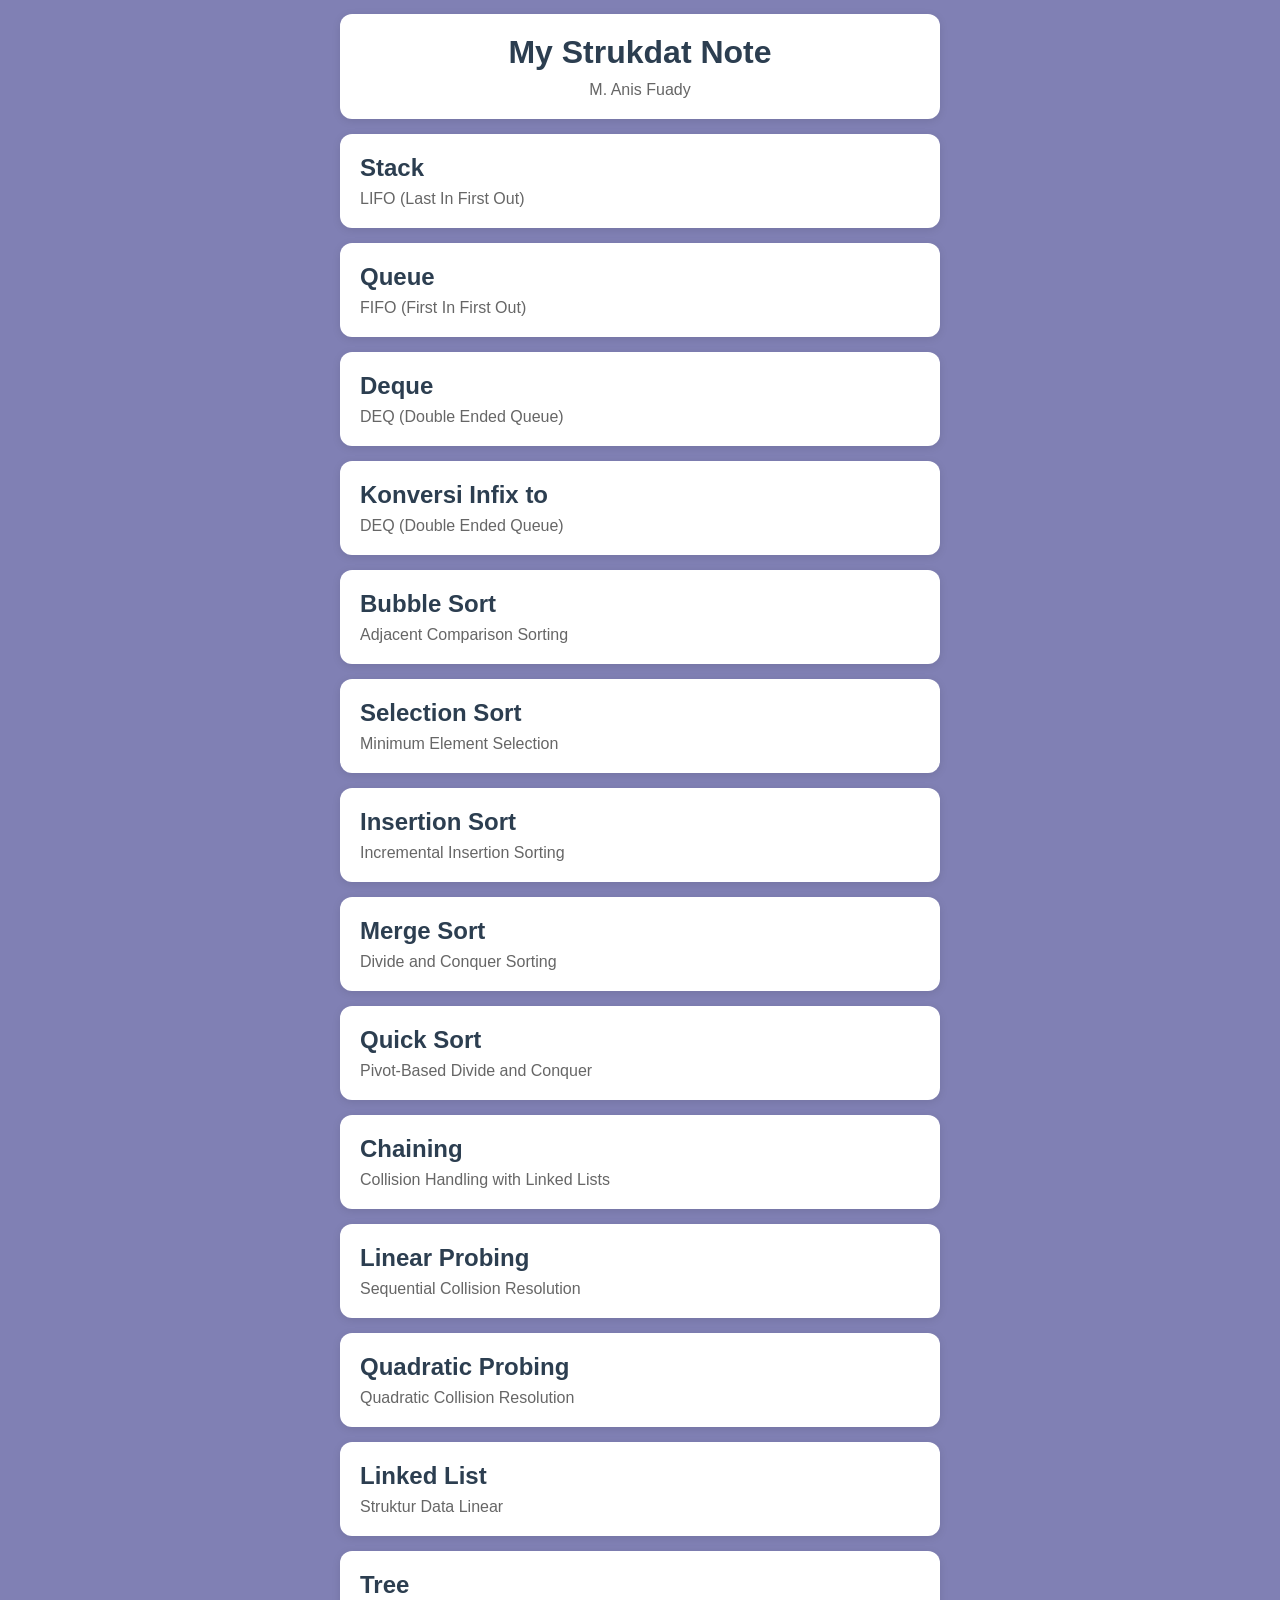
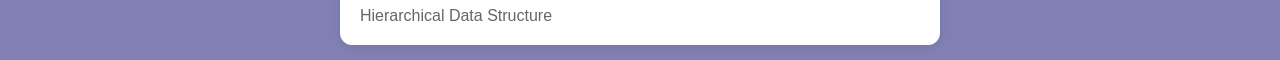
<file: index.html>
<!doctype html>
<html lang="id">
  <head>
    <meta charset="UTF-8" />
    <meta name="viewport" content="width=device-width, initial-scale=1.0" />
    <title>Pilih Struktur Data</title>
    <link rel="stylesheet" href="style.css" />
  </head>
  <body>
    <div class="container">
      <div class="cardd">
        <h1>My Strukdat Note</h1>
        <p>M. Anis Fuady</p>
      </div>

      <a href="Stack.html" class="menu">
        <div class="card">
          <h2>Stack</h2>
          <p>LIFO (Last In First Out)</p>
        </div>
      </a>

      <a href="Queue.html" class="menu">
        <div class="card">
          <h2>Queue</h2>
          <p>FIFO (First In First Out)</p>
        </div>
      </a>

      <a href="Deque.html" class="menu">
        <div class="card">
          <h2>Deque</h2>
          <p>DEQ (Double Ended Queue)</p>
        </div>
      </a>

      <a href="Konversi_Infix_to.html" class="menu">
        <div class="card">
          <h2>Konversi Infix to</h2>
          <p>DEQ (Double Ended Queue)</p>
        </div>
      </a>

      <a href="Bubble_Sort.html" class="menu">
        <div class="card">
          <h2>Bubble Sort</h2>
          <p>Adjacent Comparison Sorting</p>
        </div>
      </a>

      <a href="Selection_Sort.html" class="menu">
        <div class="card">
          <h2>Selection Sort</h2>
          <p>Minimum Element Selection</p>
        </div>
      </a>

      <a href="Insertion_Sort.html" class="menu">
        <div class="card">
          <h2>Insertion Sort</h2>
          <p>Incremental Insertion Sorting</p>
        </div>
      </a>

      <a href="Merge_Sort.html" class="menu">
        <div class="card">
          <h2>Merge Sort</h2>
          <p>Divide and Conquer Sorting</p>
        </div>
      </a>

      <a href="Quick_Sort.html" class="menu">
        <div class="card">
          <h2>Quick Sort</h2>
          <p>Pivot-Based Divide and Conquer</p>
        </div>
      </a>

      <a href="Chaining.html" class="menu">
        <div class="card">
          <h2>Chaining</h2>
          <p>Collision Handling with Linked Lists</p>
        </div>
      </a>

      <a href="Linier_Probing.html" class="menu">
        <div class="card">
          <h2>Linear Probing</h2>
          <p>Sequential Collision Resolution</p>
        </div>
      </a>

      <a href="Quadratic_Probing.html" class="menu">
        <div class="card">
          <h2>Quadratic Probing</h2>
          <p>Quadratic Collision Resolution</p>
        </div>
      </a>

      <a href="linkedList.html" class="menu">
        <div class="card">
          <h2>Linked List</h2>
          <p>Struktur Data Linear</p>
        </div>
      </a>

      <a href="Tree.html" class="menu">
        <div class="card">
          <h2>Tree</h2>
          <p>Hierarchical Data Structure</p>
        </div>
      </a>
    </div>
  </body>
</html>
</file>
<file: style.css>
* {
  margin: 00;
  padding: 0;
  box-sizing: border-box;
  font-family: Arial, sans-serif;
}

body {
  background: rgb(128, 128, 180);
  min-height: 100vh;
  display: flex;
  justify-content: center;
  align-items: center;
}

.container {
  width: 90%;
  max-width: 600px;
}

h1 {
  text-align: center;
  margin-bottom: 10px;
  color: #2c3e50;
}

.menu {
  text-decoration: none;
}

.cardd {
  display: grid;
  background: white;
  padding: 20px;
  margin-top: 14px;
  margin-bottom: 15px;
  border-radius: 12px;
  box-shadow: 0 2px 8px rgba(0, 0, 0, 0.1);
  transition: 0.3s;
  cursor: pointer;
  justify-items: center;
  align-items: center;
}

.cardd p {
  color: #666;
}

.card {
  background: white;
  padding: 20px;
  margin-bottom: 15px;
  border-radius: 12px;
  box-shadow: 0 2px 8px rgba(0, 0, 0, 0.1);
  transition: 0.3s;
  cursor: pointer;
}

.card:hover {
  transform: translateY(-5px);
  box-shadow: 0 5px 15px rgba(0, 0, 0, 0.2);
}

.card h2 {
  color: #2c3e50;
  margin-bottom: 8px;
}

.card p {
  color: #666;
}
</file>
